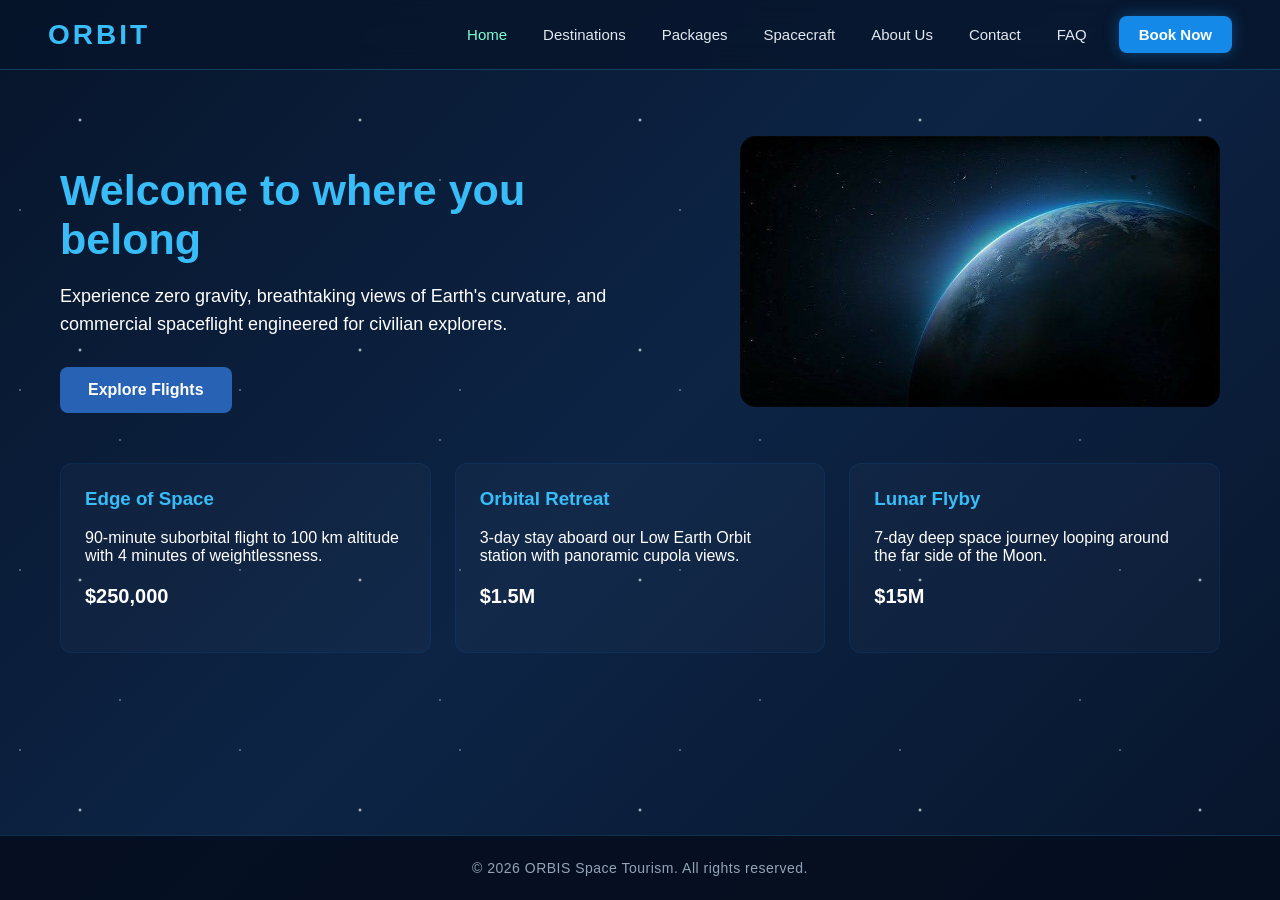
<file: index.html>
<!DOCTYPE html>
<html>

<head>
    
    <style>




.explore a{
    background-color: #2762b5;
}
.explore a:hover{
    background-color: rgb(29, 115, 190);
}


        </style>

    <title>Orbit-home</title>
    <link rel="stylesheet" href="stylesheet1.css" />
</head>
<body>
    <header>
        <h1>
            ORBIT
        </h1>
        
        <nav>

            <a href="index.html" style="color: aquamarine;">Home</a>
            <a href="destinations.html">Destinations</a>
            <a href="packages.html">Packages</a>
            <a href="spacecraft.html">Spacecraft</a>
            <a href="About Us.html">About Us</a>
            <a href="contact.html">Contact</a>
            <a href="faq.html">FAQ</a>
            <a href="booking.html">Book Now</a>

        </nav>

    </header>
    <main style="padding: 60px ; color: white;">

  
  <section style="display: flex; justify-content: space-between; align-items: center; gap: 40px; margin-bottom: 50px;">
    
    
    <div style="max-width: 550px;">
      <h1 style="font-size: 43px; color: #38bdf8; margin-bottom: 16px;">
        Welcome to where you belong
      </h1>
      <p style="font-size: 18px; line-height: 1.6; color:white; margin-bottom: 28px;">
        Experience zero gravity, breathtaking views of Earth's curvature, and commercial spaceflight engineered for civilian explorers.
      </p>
    
    <div class="explore">
      <a href="destinations.html"   style=" color: white; padding: 14px 28px; text-decoration: none; border-radius: 8px; font-weight: bold; display: inline-block;">
        Explore Flights
      </a>
      </div>
    
    </div>

    
    <img src="pic\Earth.jpg" alt="Earth from space" style="width: 480px; max-width: 100%; border-radius: 16px; ">
  
  </section>

  
  <section id="packages" style="display: flex; gap: 24px; justify-content: space-between;">
    
    <div style="background: rgba(113, 143, 166, 0.05); padding: 24px; border-radius: 12px; flex: 1; border: 1px solid rgba(7, 128, 234, 0.1);">
      <h3 style="color: #38bdf8; margin-top: 0;">Edge of Space</h3>
      <p style="color: white;">90-minute suborbital flight to 100 km altitude with 4 minutes of weightlessness.</p>
      <p style="font-weight: bold; font-size: 20px;">$250,000</p>
    </div>

    <div style="background: rgba(113, 143, 166, 0.05); padding: 24px; border-radius: 12px; flex: 1; border: 1px solid rgba(7, 128, 234, 0.1);">
      <h3 style="color: #38bdf8; margin-top: 0;">Orbital Retreat</h3>
      <p style="color: white;">3-day stay aboard our Low Earth Orbit station with panoramic cupola views.</p>
      <p style="font-weight: bold; font-size: 20px;">$1.5M</p>
    </div>

    <div style="background: rgba(113, 143, 166, 0.05); padding: 24px; border-radius: 12px; flex: 1; border: 1px solid rgba(7, 128, 234, 0.1);">
      <h3 style="color: #38bdf8; margin-top: 0;">Lunar Flyby</h3>
      <p style="color: white;">7-day deep space journey looping around the far side of the Moon.</p>
      <p style="font-weight: bold; font-size: 20px;">$15M</p>
    </div>

  </section>

</main>

    <footer>
        <p>&copy; 2026 ORBIS Space Tourism. All rights reserved.</p>


    </footer>
</body>
</html>
</file>
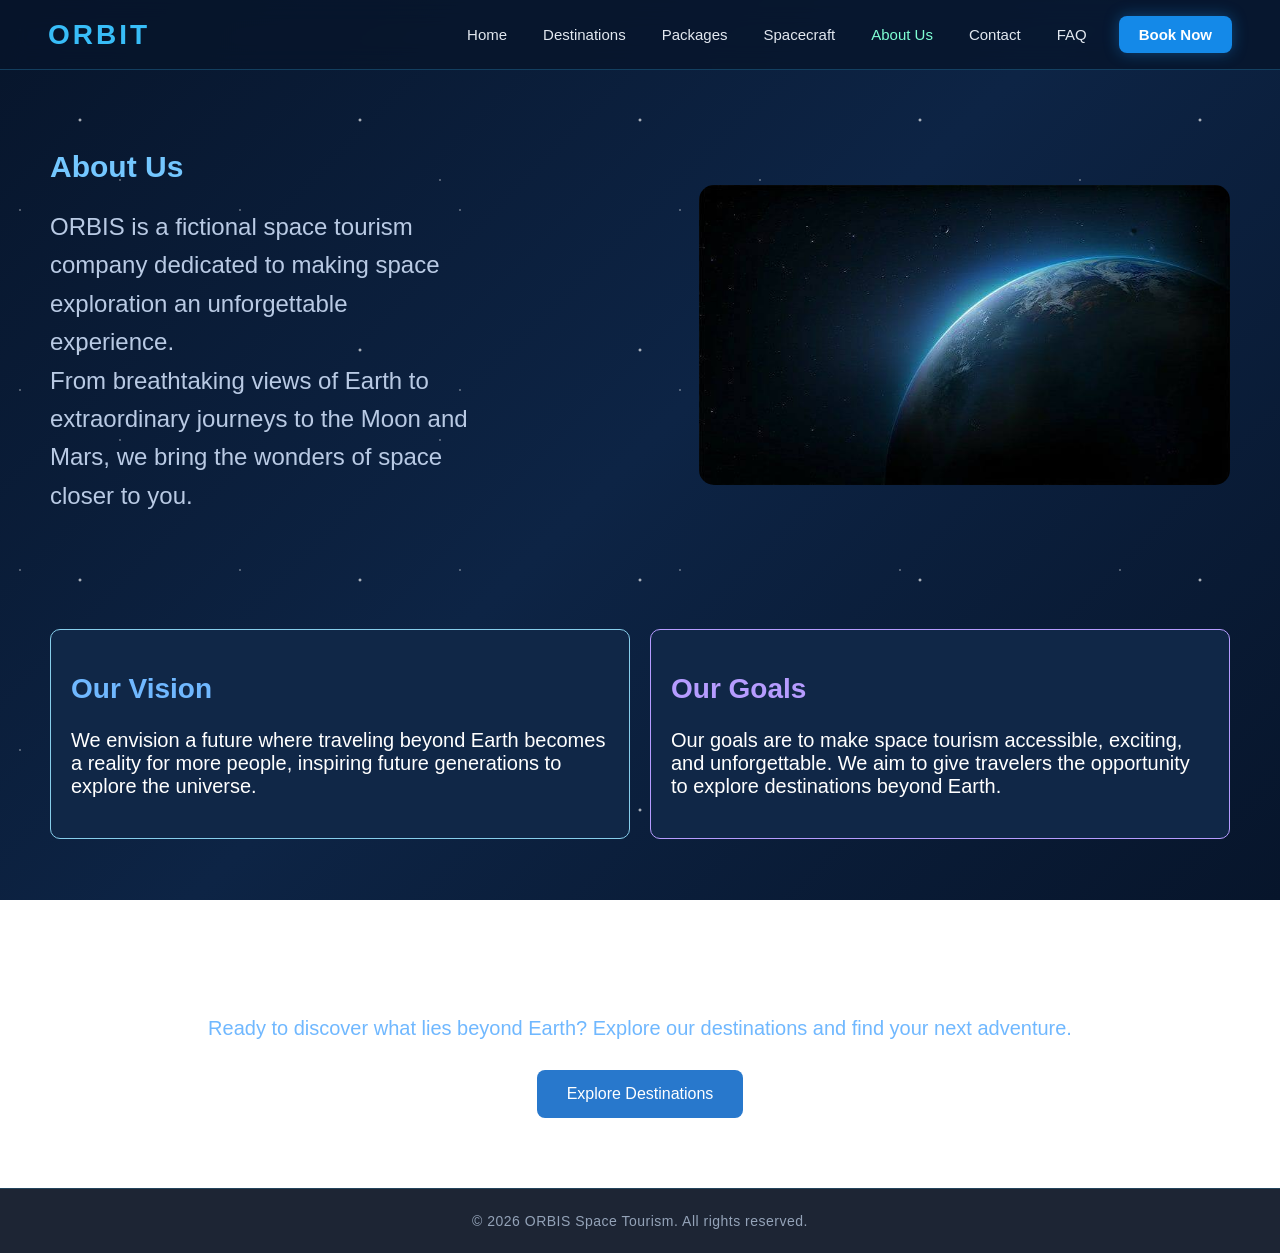
<file: About Us.html>
﻿<!DOCTYPE html>
<html>
<head>
    <meta charset="UTF-8">
    <title>About us</title>
    <link rel="stylesheet" href="stylesheet1.css" />
    <style>

        .about {
            display: flex;
            align-items: center;
            padding: 60px 50px;
            gap: 230px;
            font-size: 20px;
        }

            .about h1 {
                font-size: 30px;
                color: #74C7FF;
            }

            .about p {
                font-size: 24px;
                color: #B9CAE4;
                line-height: 1.6;
            }

            .about img {
                
                width: 45%;
                border-radius: 15px;
            }

        .goals {
            display: flex;
            margin: 30px 50px;
            gap: 20px;
        }
        
        .card {
            flex: 1;
            background-color: #102747;
            padding: 20px;
            border-radius: 10px;
            border: 1px solid #70b8ff;
            transition: 0.3s;
        }

            .card:hover {
                transform: translateY(-5px);
            }

            .card h2 {
                color: #70b8ff;
                font-size: 28px;
            }

            .card p {
                font-size: 20px;
            }

        .exp h2 {
            font-size: 28px;
        }

        .exp p {
            margin-bottom: 30px;
            color: #70b8ff;
            font-size: 20px;
        }

        .exp {
            text-align: center;
            padding: 70px 20px;
        }

            .exp a {
                display: inline-block;
                border-radius: 8px;
                padding: 15px 30px;
                background-color: #2878cc;
                color: white;
                text-decoration: none;
            }

                .exp a:hover {
                    background-color: #70b8ff;
                }
    </style>
</head>
<body>

    <header>
        <h1>            ORBIT
</h1>

        <nav>

            <a href="index.html">Home</a>
            <a href="destinations.html">Destinations</a>
            <a href="packages.html">Packages</a>
            <a href="spacecraft.html">Spacecraft</a>
            <a href="About Us.html" style="color: aquamarine" >About Us</a>
            <a href="contact.html">Contact</a>
            <a href="faq.html">FAQ</a>
            <a href="booking.html">Book Now</a>

        </nav>

    </header>
    <main>
        <div class="about">
            <div>
                <h1>About Us</h1>
                <p style="color: #B9CAE4; font-size: 24px;">
                    ORBIS is a fictional space tourism company
                    dedicated to making space exploration
                    an unforgettable experience.
                    <br />
                    From breathtaking views of Earth to
                    extraordinary journeys to the Moon and Mars,
                    we bring the wonders of space closer to you.
                </p>
            </div>

            <img src="pic/Earth.jpg" alt="Earth viewed from space">

        </div>

        <div class="goals">
            <div class="card" style="border-color: skyblue;">
                <h2 style="font-size: 28px;">Our Vision</h2>
                <p style="font-size: 20px;">
                    We envision a future where traveling beyond Earth
                    becomes a reality for more people, inspiring
                    future generations to explore the universe.
                </p>
            </div>


            <div class="card" style="border-color: #B69CFF;">
                <h2 style="color: #B69CFF;">Our Goals</h2>
                <p>
                    Our goals are to make space tourism
                    accessible, exciting, and unforgettable.
                    We aim to give travelers the opportunity
                    to explore destinations beyond Earth.
                </p>






            </div>



        </div>
        <div class="exp">
            <h2>Your Journey Starts Here</h2>
            <p>
                Ready to discover what lies beyond Earth?
                Explore our destinations and find your
                next adventure.
            </p>
            <a href="destinations.html">
                Explore Destinations
            </a>




        </div>

    </main>
    <footer>
        <p>&copy; 2026 ORBIS Space Tourism. All rights reserved.</p>
    </footer>
</body>
</html>
</file>
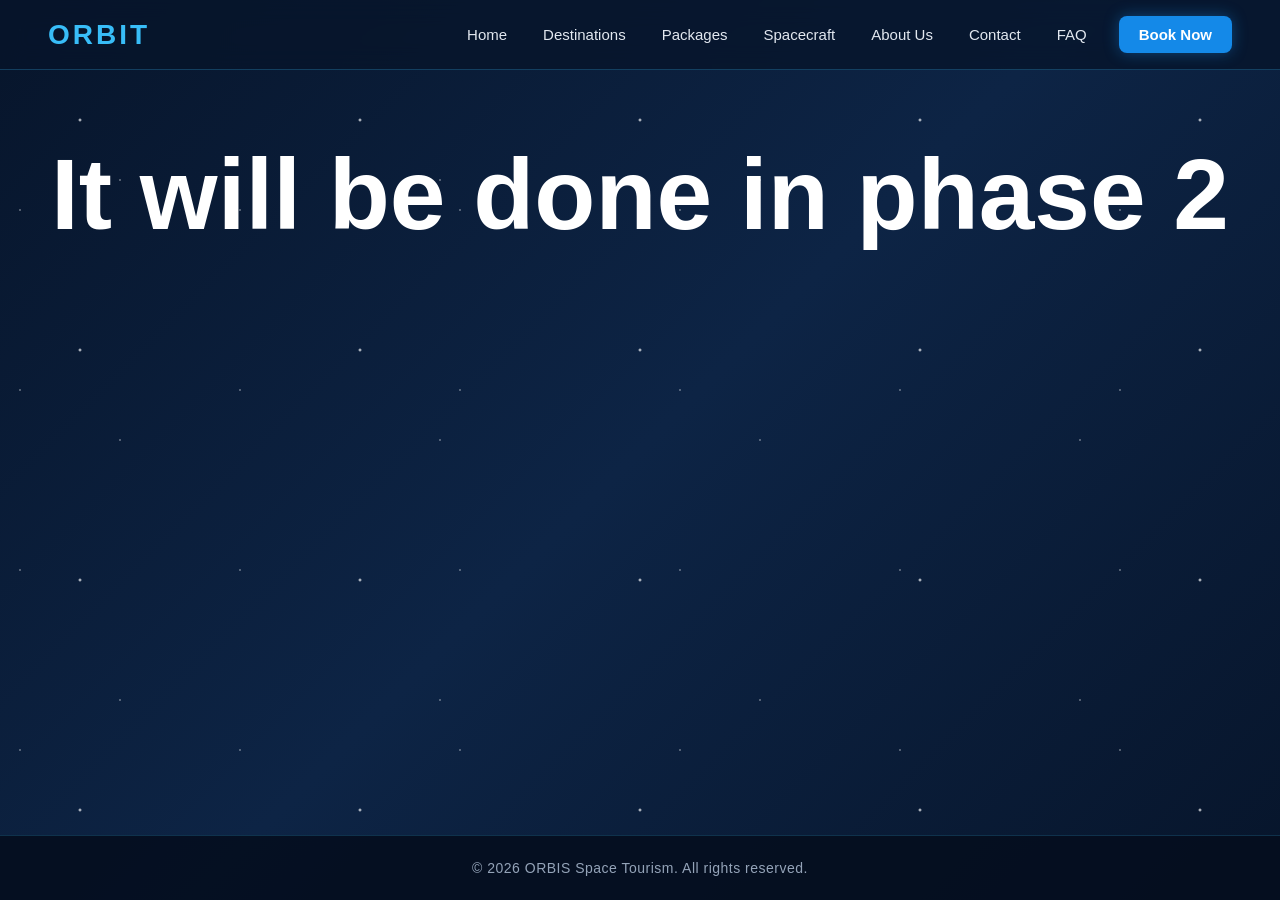
<file: booking.html>
<!DOCTYPE html>
<html>

<head>

    <title>Orbid-booking</title>
    <link rel="stylesheet" href="stylesheet1.css" />
</head>
<body>
    <header>
        <h1>
            ORBIT
        </h1>
        <nav>

            <a href="index.html">Home</a>
            <a href="destinations.html">Destinations</a>
            <a href="packages.html">Packages</a>
            <a href="spacecraft.html">Spacecraft</a>
            <a href="About Us.html">About Us</a>
            <a href="contact.html">Contact</a>
            <a href="faq.html">FAQ</a>
            <a href="booking.html">Book Now</a>

        </nav>

    </header>
    <main> 
        <h1 style="color:white;text-align: center;font-size: 100px;">
         It will be done in phase 2</h1>
        </main>

    <footer>
        <p>&copy; 2026 ORBIS Space Tourism. All rights reserved.</p>


    </footer>
</body>
</html>
</file>
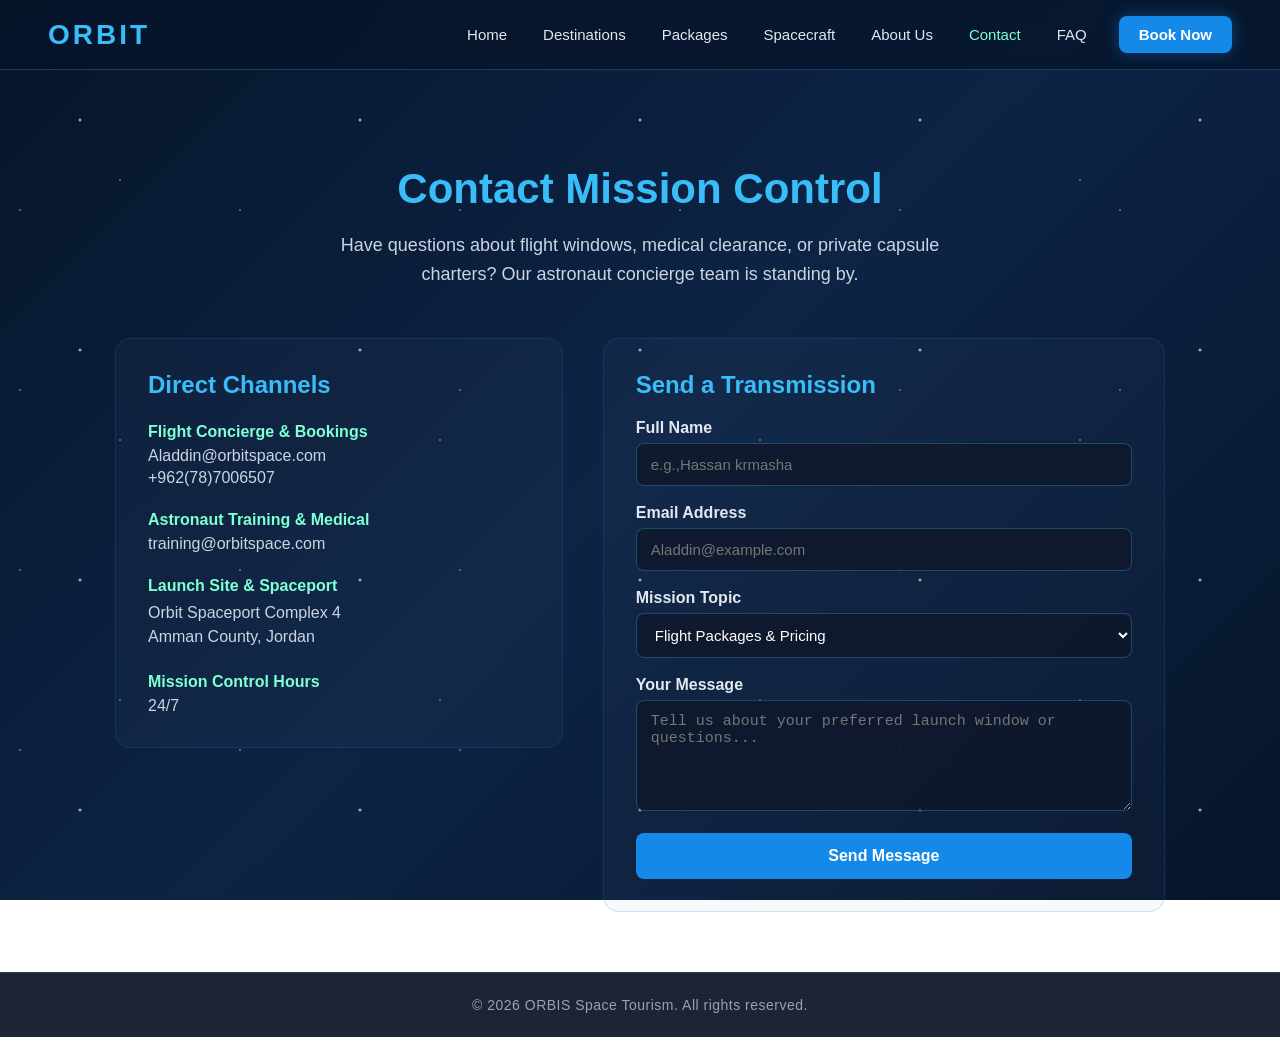
<file: contact.html>
<!DOCTYPE html>
<html>

<head>
    <style>
  .contact-input {
    width: 100%;
    padding: 12px 14px;
    margin-top: 6px;
    margin-bottom: 18px;
    border-radius: 8px;
    border: 1px solid rgba(56, 189, 248, 0.3);
    background-color: rgba(15, 23, 42, 0.8);
    color: white;
    font-size: 15px;
    box-sizing: border-box;
  }

  .contact-input:focus {
    outline: none;
    border-color: aquamarine;
  }

  .submit-b {
    background-color: #1489e8;
    color: white;
    padding: 14px 28px;
    border: none;
    border-radius: 8px;
    font-size: 16px;
    font-weight: bold;
    cursor: pointer;
    width: 100%;
    transition: background-color 0.3s ;
  }

  .submit-b:hover {
    background-color: aquamarine;
   
  }
</style>

    <title>Orbit-Contact</title>
    <link rel="stylesheet" href="stylesheet1.css" />
</head>
<body>
    <header>
        <h1>
                        ORBIT

        </h1>
        <nav>

            <a href="index.html">Home</a>
            <a href="destinations.html">Destinations</a>
            <a href="packages.html">Packages</a>
            <a href="spacecraft.html">Spacecraft</a>
            <a href="About Us.html">About Us</a>
            <a href="contact.html" style="color: aquamarine">Contact</a>
            <a href="faq.html">FAQ</a>
            <a href="booking.html">Book Now</a>

        </nav>

    </header>
    <main style="padding: 60px; color: white;">

  
  <section style="text-align: center; max-width: 650px; margin: 0 auto 50px auto;">
    <h1 style="font-size: 42px; color: #38bdf8; margin-bottom: 12px;">Contact Mission Control</h1>
    <p style="font-size: 18px; color: #cbd5e1; line-height: 1.6;">
      Have questions about flight windows, medical clearance, or private capsule charters? Our astronaut concierge team is standing by.
    </p>
  </section>

  
  <section style="display: flex; justify-content: space-between; align-items: flex-start; gap: 40px; max-width: 1050px; margin: 0 auto;">

   
    <div style="flex: 1; background: rgba(113, 143, 166, 0.05); padding: 32px; border-radius: 16px; border: 1px solid rgba(7, 128, 234, 0.2);">
      <h2 style="color: #38bdf8; margin-top: 0; margin-bottom: 24px;">Direct Channels</h2>

      <div style="margin-bottom: 24px;">
        <h4 style="color: aquamarine; margin: 0 0 6px 0;">Flight Concierge & Bookings</h4>
        <p style="margin: 0; color: #cbd5e1;">Aladdin@orbitspace.com</p>
        <p style="margin: 4px 0 0 0; color: #cbd5e1;">+962(78)7006507</p>
      </div>

      <div style="margin-bottom: 24px;">
        <h4 style="color: aquamarine; margin: 0 0 6px 0;">Astronaut Training & Medical</h4>
        <p style="margin: 0; color: #cbd5e1;">training@orbitspace.com</p>
      </div>

      <div style="margin-bottom: 24px;">
        <h4 style="color: aquamarine; margin: 0 0 6px 0;">Launch Site & Spaceport</h4>
        <p style="margin: 0; color: #cbd5e1; line-height: 1.5;">
          Orbit Spaceport Complex 4<br>
          Amman County, Jordan
        </p>
      </div>

      <div>
        <h4 style="color: aquamarine; margin: 0 0 6px 0;">Mission Control Hours</h4>
        <p style="margin: 0; color: #cbd5e1;">24/7</p>
      </div>
    </div>

    
    <div style="flex: 1.3; background: rgba(113, 143, 166, 0.05); padding: 32px; border-radius: 16px; border: 1px solid rgba(7, 128, 234, 0.2);">
      <h2 style="color: #38bdf8; margin-top: 0; margin-bottom: 20px;">Send a Transmission</h2>

      <form action="#" method="post">
        <label for="name" style="font-weight: bold; color: #e2e8f0;">Full Name</label>
        <input type="text" id="name" name="name" placeholder="e.g.,Hassan krmasha" required class="contact-input">

        <label for="email" style="font-weight: bold; color: #e2e8f0;">Email Address</label>
        <input type="email" id="email" name="email" placeholder="Aladdin@example.com" required class="contact-input">

        <label for="topic" style="font-weight: bold; color: #e2e8f0;">Mission Topic</label>
        <select id="topic" name="topic" class="contact-input">
          <option value="booking">Flight Packages & Pricing</option>
          <option value="medical">Medical & Training Requirements</option>
          <option value="private">Private Full-Capsule Charter</option>
          <option value="media">Media & Press Inquiry</option>
        </select>

        <label for="message" style="font-weight: bold; color: #e2e8f0;">Your Message</label>
        <textarea id="message" name="message" rows="5" placeholder="Tell us about your preferred launch window or questions..." required class="contact-input"></textarea>

        <button type="submit" class="submit-b">Send Message</button>
      </form>
    </div>

  </section>

</main>

    <footer>
        <p>&copy; 2026 ORBIS Space Tourism. All rights reserved.</p>


    </footer>
</body>
</html>
</file>
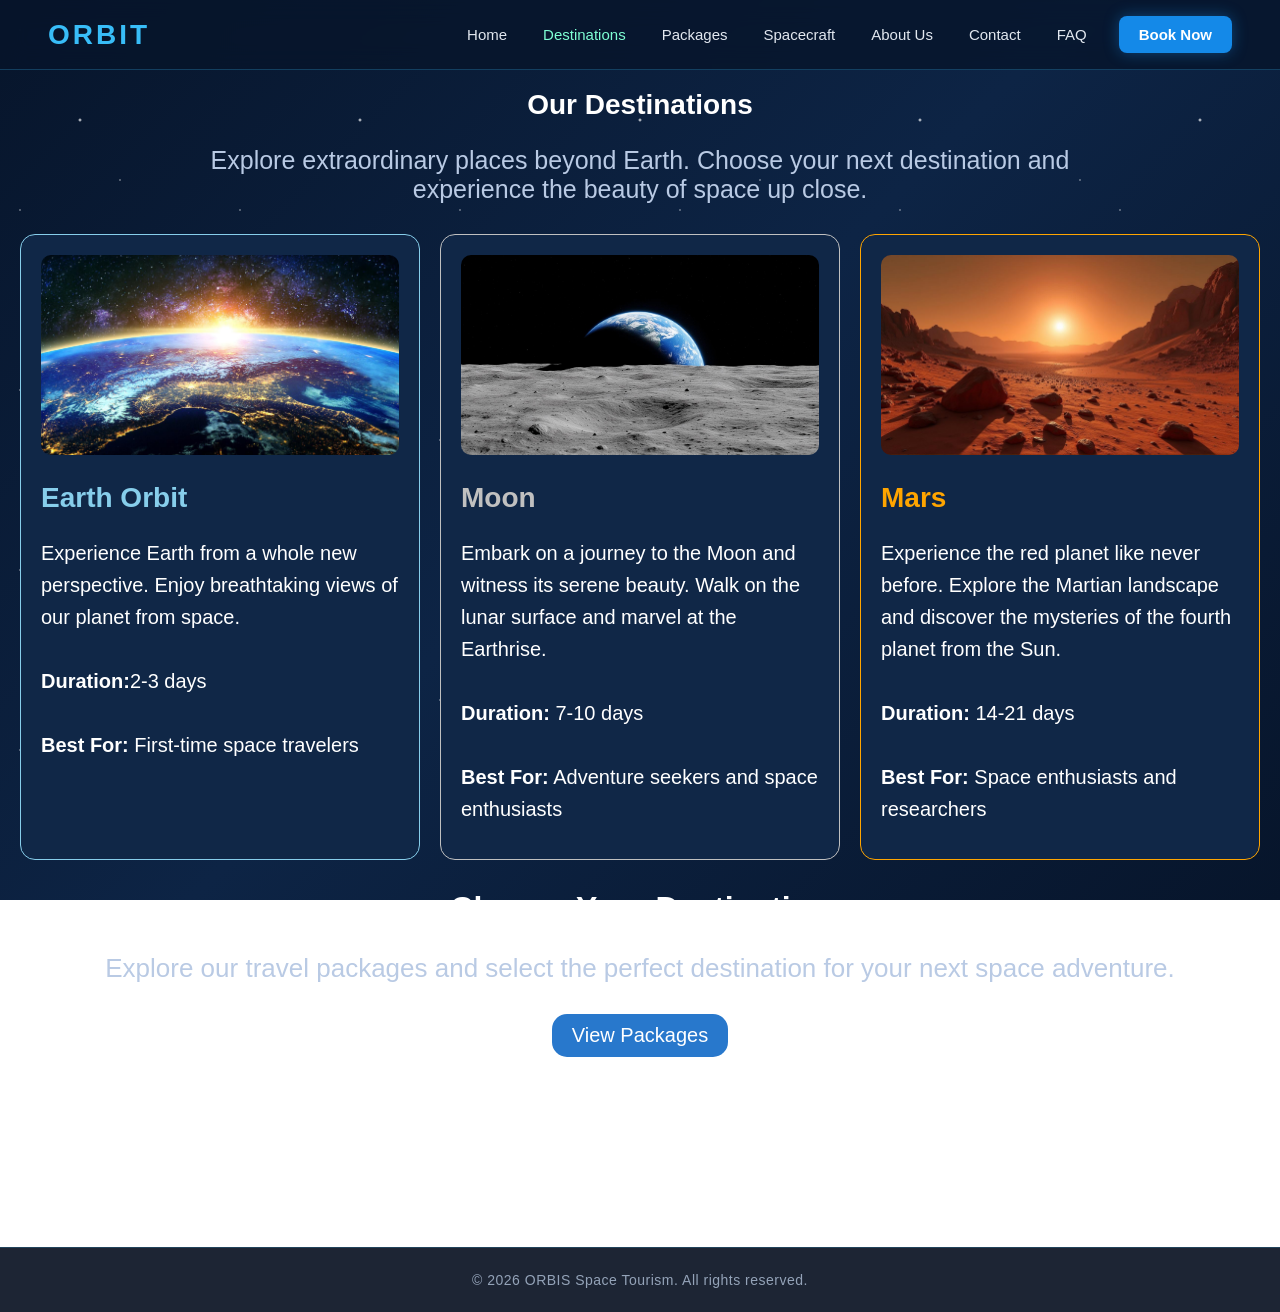
<file: destinations.html>
﻿
<!DOCTYPE html>
<html>

<head>

    <title>Destinations</title>
    <link rel="stylesheet" href="stylesheet1.css" />
    
    <style>
        .head{
            text-align:center;
        }
        .head h1{
            font-size:28px;


        }
        .head p {
            color: #B9CAE4;
            font-size:25px;
        }
        .cards{
            display:flex;
            justify-content:center;
            gap:20px;
            margin:30px 20px;
        }
        .card {
            flex: 1;
            background-color: #102747;
            padding: 20px;
            border-radius: 15px;
            border: 1px solid white;
            transition: 0.3s;
            color: white;
            max-width: 450px;
        }
            .card p {
                font-size: 17px;
                line-height: 1.6;
                margin-bottom: 14px;
            }
            .card:hover {
                transform: translateY(-5px);
                
            }
        .card img{
            width:100%;
            height:200px;
            border-radius:10px;
            object-fit:cover;

        }
       .explor{
           text-align:center;
       }
       .explor h2{
           font-size:28px;
       }
        .explor p {
            margin-bottom: 30px;
            color: #B9CAE4;
            font-size:26px;
        }
        .explor a {
            display: inline-block;
            padding: 10px 20px;
            background-color: #2878cc;
            text-decoration:none;
            border-radius:15px;
            color:white;
            margin-bottom:40px;
            font-size:20px;
        }
        .explor a:hover {
            background-color: #70b8ff;
        }
        footer {
            margin-top: 150px;
        }

    </style>
</head>
<body>
    <header>
        <h1>
                        ORBIT

        </h1>
        <nav>

            <a href="index.html">Home</a>
            <a href="destinations.html" style="color: aquamarine">Destinations</a>
            <a href="packages.html">Packages</a>
            <a href="spacecraft.html">Spacecraft</a>
            <a href="About Us.html">About Us</a>
            <a href="contact.html">Contact</a>
            <a href="faq.html">FAQ</a>
            <a href="booking.html">Book Now</a>

        </nav>

    </header>
    <main>
        <div class="head">
            <h1>Our Destinations</h1>
            <p>Explore extraordinary places beyond Earth. Choose your next destination and <br />experience the beauty of space up close.</p>

        </div>
        <div class="cards">
            <div class="card" style="border-color:skyblue;">
                <img src="pic/Earth.du.jpg" alt="Earth destinations" />
                <h2 style="color: skyblue;font-size:28px">Earth Orbit</h2>
                <p style="font-size:20px;">
                    Experience Earth from a whole new perspective. Enjoy breathtaking views of our planet from space.
                    <br />
                    <br />
                    <strong>Duration:</strong>2-3 days
                    <br />
                    <br />
                    <strong>Best For:</strong> First-time space travelers
                </p>

            </div>
            <div class="card" style="border-color:silver">
                <img src="pic/Moon.du.jpg" alt="Moon" />
                <h2 style="color: silver;font-size:28px">Moon</h2>
                <p style="font-size:20px;">
                    Embark on a journey to the Moon and witness its serene beauty. Walk on the lunar surface and marvel at the Earthrise.
                    <br />
                    <br />
                    <strong>Duration:</strong> 7-10 days
                    <br />
                    <br />
                    <strong>Best For:</strong> Adventure seekers and space enthusiasts
                </p>
            </div>
            <div class="card" style="border-color:orange">
                <img src="pic/Mars.du.jpg" alt="Mars" />
                <h2 style="color: orange;font-size:28px">Mars</h2>
                <p style="font-size:20px;">
                    Experience the red planet like never before. Explore the Martian landscape and discover the mysteries of the fourth planet from the Sun.
                    <br />
                    <br />
                    <strong>Duration:</strong> 14-21 days
                    <br />
                    <br />
                    <strong>Best For:</strong> Space enthusiasts and researchers
                </p>


            </div>
        </div>
        <div class="explor">
            <h1>Choose Your Destination</h1>
            <p>Explore our travel packages and select the perfect destination for your next space adventure.</p>
            <a href="packages.html">View Packages</a>

        </div>
       



    </main>






    <footer>
        <p>&copy; 2026 ORBIS Space Tourism. All rights reserved.</p>


    </footer>
</body>
</html>
</file>
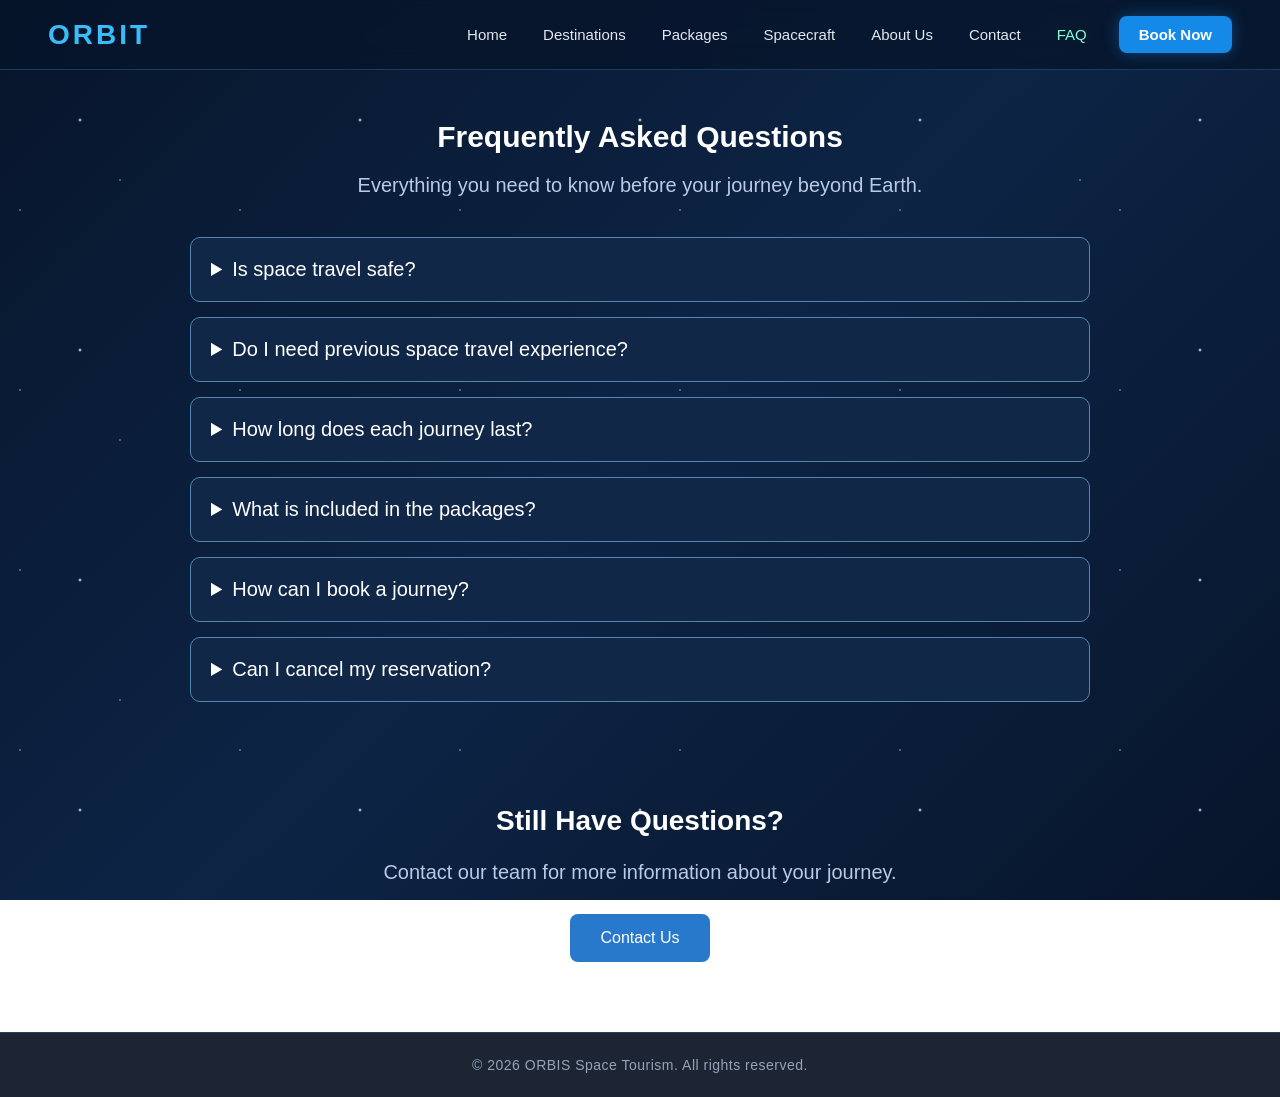
<file: faq.html>
﻿
<!DOCTYPE html>
<html>
<head>
    <meta charset="UTF-8">
    <title>FAQ - ORBIS</title>
    <link rel="stylesheet" href="stylesheet1.css" />

    <style>
        .faq-head {
            text-align: center;
            margin: 50px 20px 30px;
        }

            .faq-head h1 {
                font-size: 30px;
                color: white;
            }

            .faq-head p {
                font-size: 20px;
                color: #B9CAE4;
            }

        .faq {
            max-width: 900px;
            margin: 40px auto;
            padding: 0 20px;
        }

            .faq details {
                background-color: #102747;
                border: 1px solid #5386AE;
                border-radius: 10px;
                padding: 20px;
                margin-bottom: 15px;
            }

            .faq summary {
                color: white;
                font-size: 20px;
                cursor: pointer;
            }

            .faq details[open] {
                border-color: #74C7FF;
            }

            .faq p {
                color: #B9CAE4;
                font-size: 18px;
                line-height: 1.6;
            }

        .contact-section {
            text-align: center;
            padding: 40px 20px 70px;
        }

            .contact-section h2 {
                font-size: 28px;
                color: white;
            }

            .contact-section p {
                font-size: 20px;
                color: #B9CAE4;
                margin-bottom: 30px;
            }

            .contact-section a {
                display: inline-block;
                background-color: #2878CC;
                color: white;
                padding: 15px 30px;
                border-radius: 8px;
                text-decoration: none;
            }

                .contact-section a:hover {
                    background-color: #70B8FF;
                }
    </style>
</head>

<body>
    <header>
        <h1>            ORBIT
</h1>

        <nav>
            <a href="index.html">Home</a>
            <a href="destinations.html">Destinations</a>
            <a href="packages.html">Packages</a>
            <a href="spacecraft.html">Spacecraft</a>
            <a href="About Us.html">About Us</a>
            <a href="contact.html">Contact</a>
            <a href="faq.html" style="color: aquamarine;">FAQ</a>
            <a href="booking.html">Book Now</a>
        </nav>
    </header>

    <main>
        <div class="faq-head">
            <h1>Frequently Asked Questions</h1>
            <p>
                Everything you need to know before your
                journey beyond Earth.
            </p>
        </div>

        <div class="faq">

            <details>
                <summary>Is space travel safe?</summary>
                <p>
                    Safety is our priority. Every journey
                    includes professional training, essential
                    safety equipment, and an experienced crew.
                </p>
            </details>

            <details>
                <summary>Do I need previous space travel experience?</summary>
                <p>
                    No previous experience is required.
                    All passengers receive training
                    before departure.
                </p>
            </details>

            <details>
                <summary>How long does each journey last?</summary>
                <p>
                    The Explorer package lasts 3 hours,
                    Voyager lasts 5 days, and Pioneer
                    is an extended mission.
                </p>
            </details>

            <details>
                <summary>What is included in the packages?</summary>
                <p>
                    Every package includes safety training,
                    space travel equipment, and professional
                    crew support. Additional features depend
                    on your selected package.
                </p>
            </details>

            <details>
                <summary>How can I book a journey?</summary>
                <p>
                    Visit our Book Now page, select your
                    preferred package, and complete
                    the reservation form.
                </p>
            </details>

            <details>
                <summary>Can I cancel my reservation?</summary>
                <p>
                    You can contact our team to request
                    a cancellation. Cancellation conditions
                    depend on the selected package.
                </p>
            </details>

        </div>

        <div class="contact-section">
            <h2>Still Have Questions?</h2>
            <p>
                Contact our team for more information
                about your journey.
            </p>

            <a href="contact.html">Contact Us</a>
        </div>
    </main>

    <footer>
        <p>&copy; 2026 ORBIS Space Tourism. All rights reserved.</p>
    </footer>
</body>
</html>
</file>
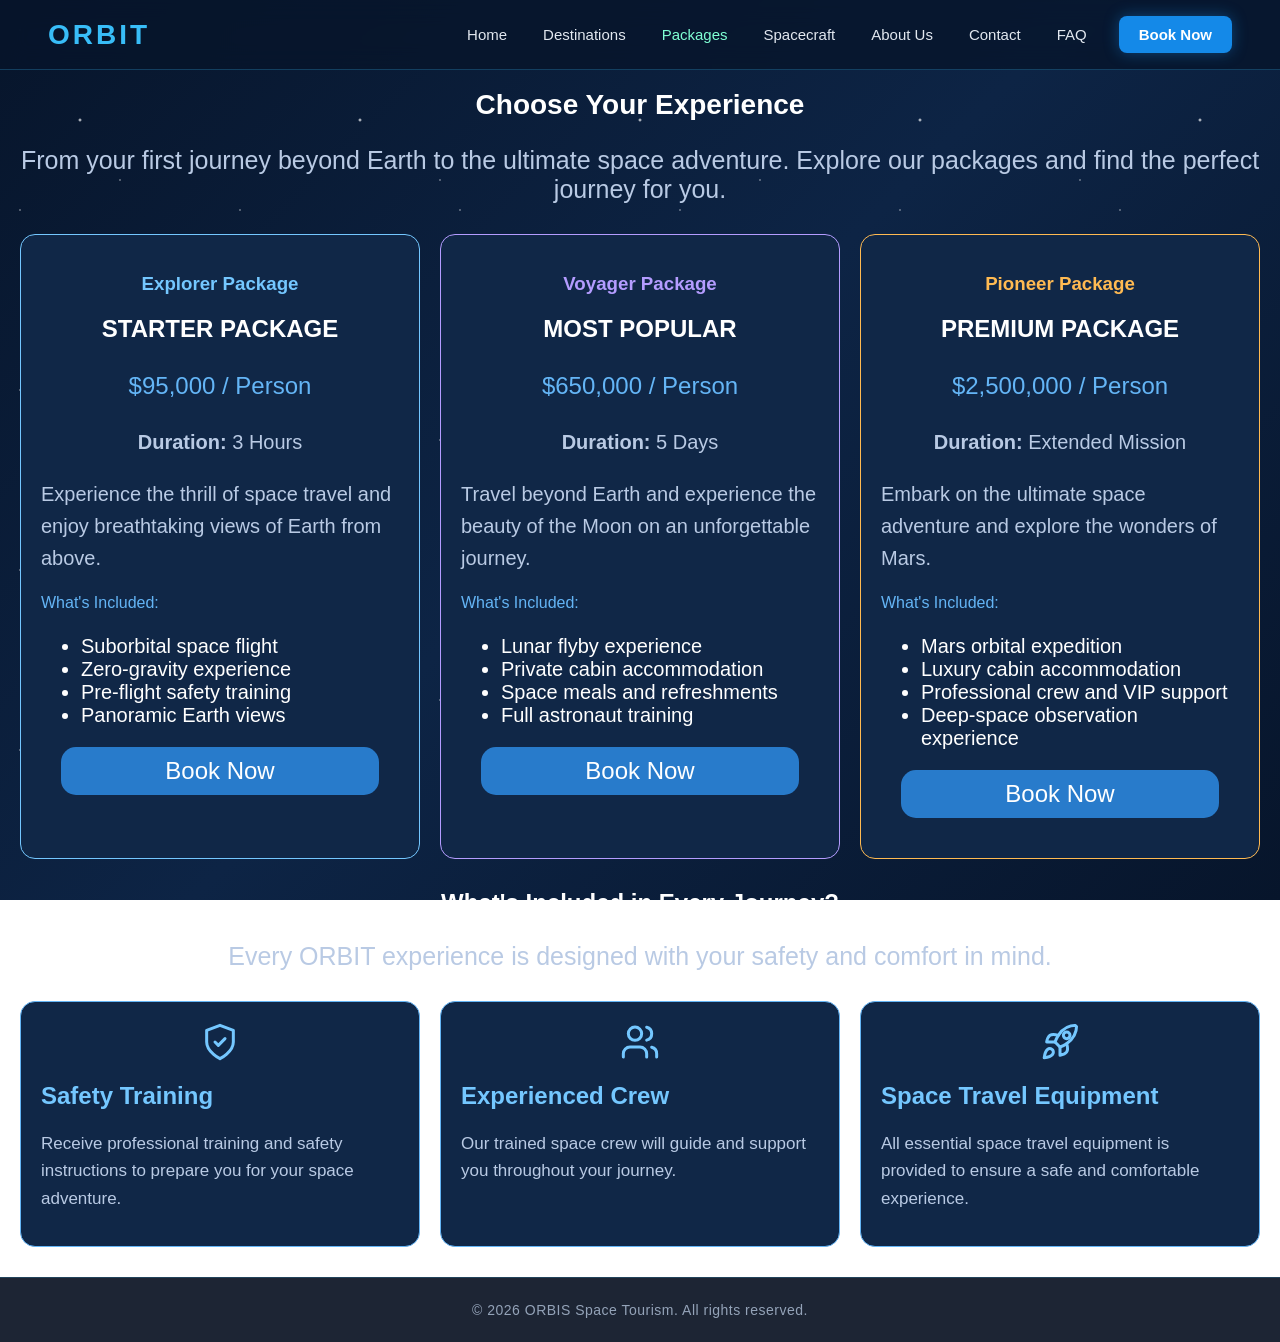
<file: packages.html>
﻿<!DOCTYPE html>
<html>

<head>

    <title></title>
    <link rel="stylesheet" href="stylesheet1.css" />
    <style>
        .info {
            text-align: center;
        }

            .info h1 {
                font-size: 28px;
            }

            .info p {
                color: #B9CAE4;
                font-size: 25px;
            }
        .cards {
            display: flex;
            justify-content: center;
            gap: 20px;
            margin: 30px 20px;
        }
        .card {
            flex: 1;
            background-color: #102747;
            padding: 20px;
            border-radius: 15px;
            border: 1px solid white;
            transition: 0.3s;
            color: white;
            max-width: 450px;
        }

            .card p {
                font-size: 17px;
                line-height: 1.6;
                margin-bottom: 14px;
            }


            .card img {
                width: 100%;
                height: 200px;
                border-radius: 10px;
                object-fit: cover;
            }
            .card a {
                display: block;
                padding: 10px 20px;
                background-color: #287BCB;
                text-decoration: none;
                border-radius: 15px;
                color: white;
                margin: 20px;
                font-size: 20px;
                text-align: center;
            }
            .card a:hover {
                background-color: #70b8ff;
            }
       
        


            </style>

        </head>
        <body>
        <header>
        <h1>
                    ORBIT

        </h1>
        <nav>

        <a href="index.html" > Home</a >
        <a href="destinations.html" > Destinations</a >
        <a href="packages.html"style="color: aquamarine " > Packages</a >
        <a href="spacecraft.html" > Spacecraft</a >
        <a href="About Us.html" > About Us</a >
        <a href="contact.html" > Contact</a >
        <a href="faq.html" > FAQ</a >
        <a href="booking.html" > Book Now</a >

        </nav>

        </header>
        <main>
            <div class="info">
                <h1> Choose Your Experience</h1>
                <p> From your first journey beyond Earth to the ultimate space adventure. Explore our packages and find the perfect journey for you.</p>
            </div>
            <div class="cards">
                <div class="card" style="border-color: #74C7FF">
                    <h3 style="text-align: center; color: #74C7FF; ">Explorer Package</h3>
                    <h2 style="text-align:center">STARTER PACKAGE</h2>
                    <p style="font-size: 24px; color: #64B5F6;text-align: center">$95,000 / Person</p>
                    <p style="font-size: 20px; color: #B9CAE4;text-align: center "><strong>Duration: </strong>3 Hours</p>
                    <p style="font-size:20px; color: #B9CAE4 ">Experience the thrill of space travel and enjoy breathtaking views of Earth from above.</p>
                    <p style="font-size:16px; color: #64B5F6">What's Included:</p>
                    <ul style="font-size:20px">
                        <li>
                            Suborbital space flight
                        </li>
                        <li>Zero-gravity experience</li>
                        <li>Pre-flight safety training</li>
                        <li>Panoramic Earth views</li>

                    </ul>

                    <a href="booking.html" style="font-size:24px">Book Now</a>
                </div>
                <div class="card" style="border-color: #B49CFF">
                    <h3 style="text-align: center; color: #B49CFF; ">Voyager Package</h3>
                    <h2 style="text-align:center">MOST POPULAR</h2>
                    <p style="font-size: 24px; color: #64B5F6;text-align: center">$650,000 / Person</p>
                    <p style="font-size: 20px; color: #B9CAE4;text-align: center "><strong>Duration: </strong>5 Days</p>
                    <p style="font-size:20px; color: #B9CAE4 ">Travel beyond Earth and experience the beauty of the Moon on an unforgettable journey.</p>
                    <p style="font-size:16px; color: #64B5F6">What's Included:</p>
                    <ul style="font-size:20px">
                        <li>
                            Lunar flyby experience
                        </li>
                        <li>Private cabin accommodation</li>
                        <li>Space meals and refreshments</li>
                        <li>Full astronaut training</li>

                    </ul>

                    <a href="booking.html" style="font-size:24px">Book Now</a>
                </div>
                <div class="card" style="border-color: #FFBA52">
                    <h3 style="text-align: center; color: #FFBA52; ">Pioneer Package</h3>
                    <h2 style="text-align:center">PREMIUM PACKAGE</h2>
                    <p style="font-size: 24px; color: #64B5F6;text-align: center">$2,500,000 / Person</p>
                    <p style="font-size: 20px; color: #B9CAE4;text-align: center "><strong>Duration: </strong>Extended Mission</p>
                    <p style="font-size:20px; color: #B9CAE4 ">Embark on the ultimate space adventure and explore the wonders of Mars.</p>
                    <p style="font-size:16px; color: #64B5F6">What's Included:</p>
                    <ul style="font-size:20px">
                        <li>
                            Mars orbital expedition
                        </li>
                        <li>Luxury cabin accommodation</li>
                        <li>Professional crew and VIP support</li>
                        <li>Deep-space observation experience</li>

                    </ul>

                    <a href="booking.html" style="font-size:24px">Book Now</a>
                </div>



            </div>
            <div class="info">
                <h2>What's Included in Every Journey?</h2>
                <p>Every ORBIT experience is designed with your safety and comfort in mind.</p>
            </div>
            <div class="cards">
                <div class="card" style="border-color: #64B5F6">
                    <img src="pic/shield-check.svg"  style=" width: 40px; height: 40px; display: block; margin: 0 auto 15px;">
                    <h2 style="color: #74C7FF">Safety Training</h2>
                    <p style="color: #B9CAE4">Receive professional training and safety instructions to prepare you for your space adventure.</p>

                </div>
                <div class="card" style="border-color: #64B5F6">
                    <img src="pic/users.svg"style=" width: 40px; height: 40px; display: block; margin: 0 auto 15px;" >
                    <h2 style="color: #74C7FF">Experienced Crew</h2>
                    <p style="color: #B9CAE4">Our trained space crew will guide and support you throughout your journey.</p>

                </div>
                <div class="card" style="border-color: #64B5F6">
                    <img src="pic/rocket.svg" style=" width: 40px; height: 40px; display: block; margin: 0 auto 15px;">
                    <h2 style="color: #74C7FF">Space Travel Equipment</h2>
                    <p style="color: #B9CAE4">All essential space travel equipment is provided to ensure a safe and comfortable experience.</p>

                </div>


            </div>



        </main>



        <footer >
        <p > &copy; 2026 ORBIS Space Tourism. All rights reserved.</p >


        </footer >
        </body >
        </html >
</file>
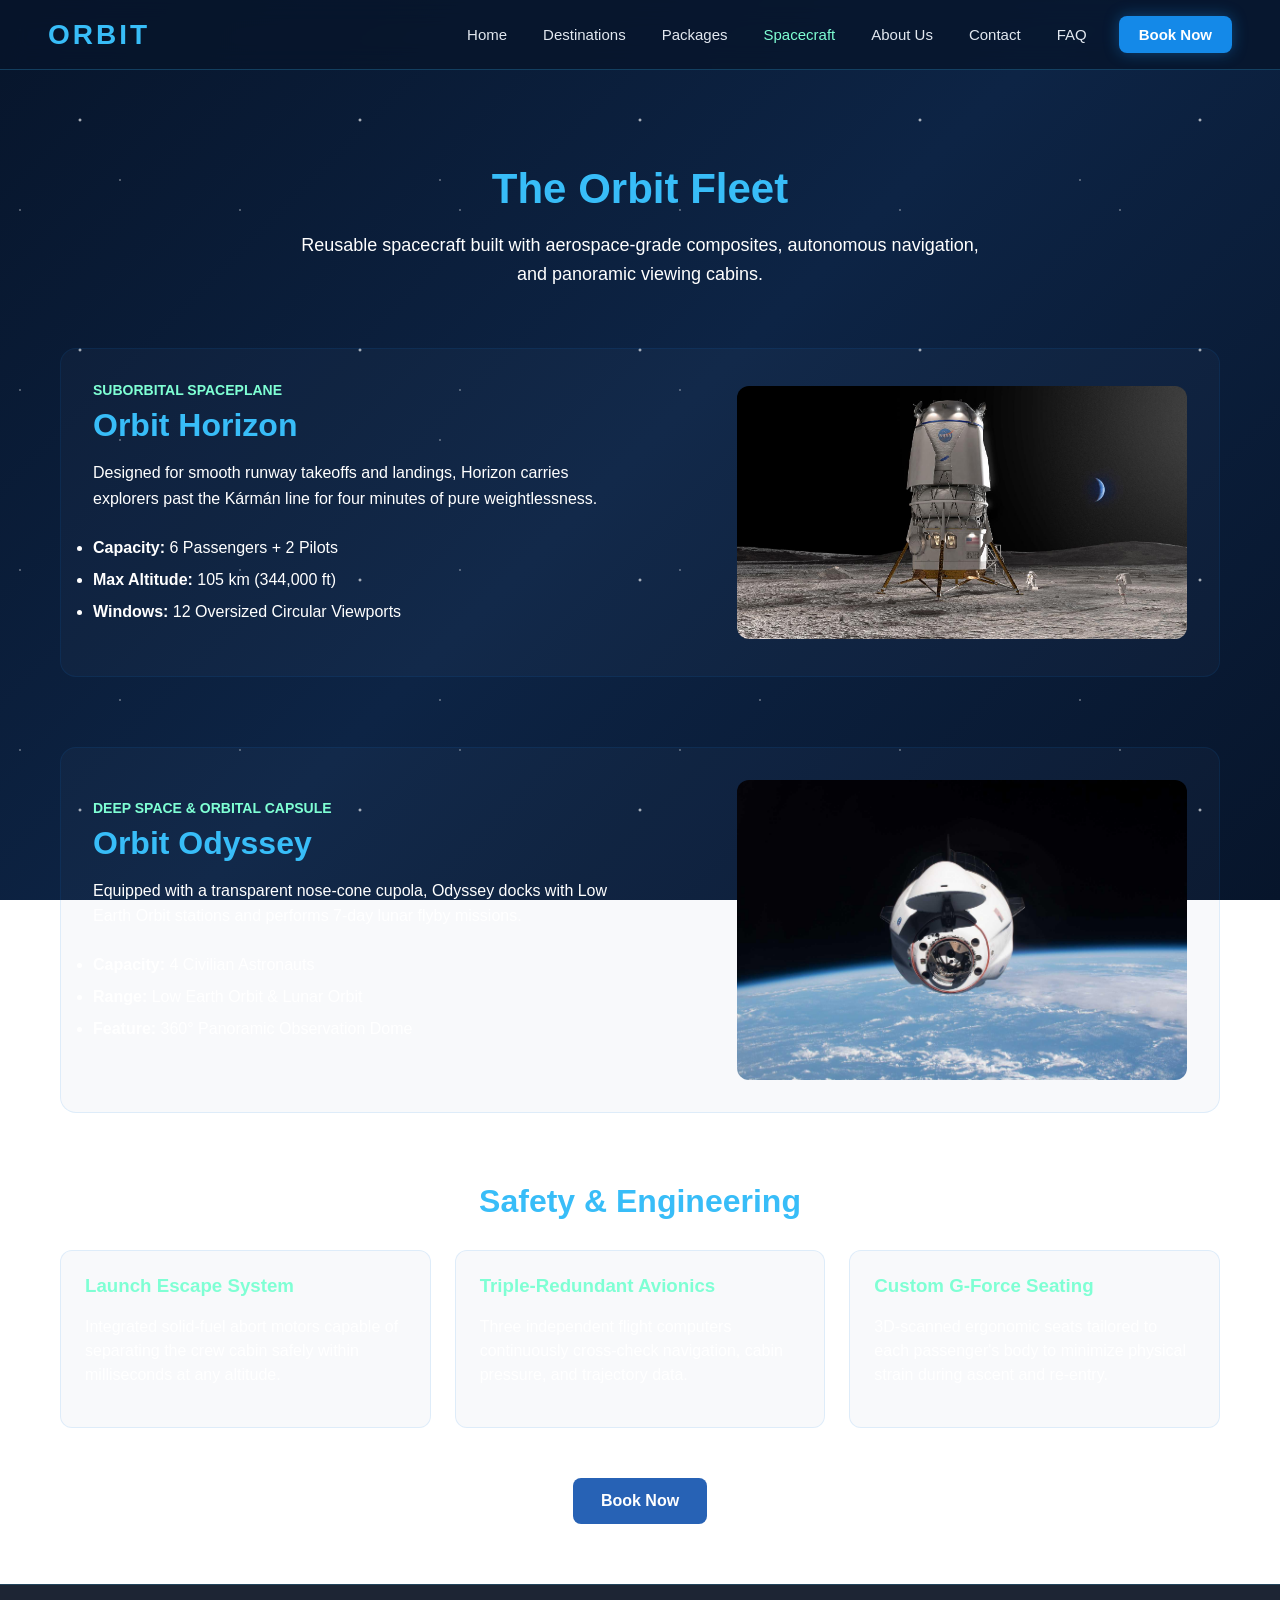
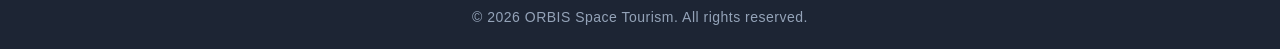
<file: spacecraft.html>
<!DOCTYPE html>
<html>

<head>

    <title>Orbit-spacecraft</title>
    <link rel="stylesheet" href="stylesheet1.css" />
    <style>
        .explore a{
    background-color: #2762b5;
}
.explore a:hover{
    background-color: rgb(29, 115, 190);
}
        </style>
</head>
<body>
    <header>
        <h1>
                        ORBIT

        </h1>
        <nav>

            <a href="index.html">Home</a>
            <a href="destinations.html">Destinations</a>
            <a href="packages.html">Packages</a>
            <a href="spacecraft.html"style="color: aquamarine">Spacecraft</a>
            <a href="About Us.html">About Us</a>
            <a href="contact.html">Contact</a>
            <a href="faq.html">FAQ</a>
            <a href="booking.html">Book Now</a>

        </nav>

    </header>
  <main style="padding: 60px; color: white;">

  
  <section style="text-align: center; max-width: 700px; margin: 0 auto 60px auto;">
    <h1 style="font-size: 42px; color: #38bdf8; margin-bottom: 16px;">The Orbit Fleet</h1>
    <p style="font-size: 18px; line-height: 1.6; color: white;">
      Reusable spacecraft built with aerospace-grade composites, autonomous navigation, and panoramic viewing cabins.
    </p>
  </section>

  
  <section style="display: flex; justify-content: space-between; align-items: center; gap: 40px; margin-bottom: 70px; background: rgba(113, 143, 166, 0.05); padding: 32px; border-radius: 16px; border: 1px solid rgba(7, 128, 234, 0.1);">
    
    <div style="max-width: 520px;">
      <span style="color: aquamarine; font-weight: bold; font-size: 14px; text-transform: uppercase;">Suborbital Spaceplane</span>
      <h2 style="font-size: 32px; color: #38bdf8; margin: 8px 0 16px 0;">Orbit Horizon</h2>
      <p style="line-height: 1.6; color: white; margin-bottom: 20px;">
        Designed for smooth runway takeoffs and landings, Horizon carries explorers past the Kármán line for four minutes of pure weightlessness.
      </p>
      <ul style=" padding: 0; line-height: 2; color: white;">
        <li><strong>Capacity:</strong> 6 Passengers + 2 Pilots</li>
        <li><strong>Max Altitude:</strong> 105 km (344,000 ft)</li>
        <li><strong>Windows:</strong> 12 Oversized Circular Viewports</li>
      </ul>
    </div>
   <img src="pic/Lunar.jpg" alt="Orbit Horizon Spaceplane" style="width: 450px; max-width: 100%; border-radius: 12px;">
  </section>

 
  <section style="display: flex; justify-content: space-between; align-items: center; gap: 40px; margin-bottom: 70px; background: rgba(113, 143, 166, 0.05); padding: 32px; border-radius: 16px; border: 1px solid rgba(7, 128, 234, 0.1);">
    
    <div style="max-width: 520px;">
      <span style="color: aquamarine; font-weight: bold; font-size: 14px; text-transform: uppercase;">Deep Space & Orbital Capsule</span>
      <h2 style="font-size: 32px; color: #38bdf8; margin: 8px 0 16px 0;">Orbit Odyssey</h2>
      <p style="line-height: 1.6; color: white; margin-bottom: 20px;">
        Equipped with a transparent nose-cone cupola, Odyssey docks with Low Earth Orbit stations and performs 7-day lunar flyby missions.
      </p>
      <ul style=" padding: 0; line-height: 2; color: white;">
        <li><strong>Capacity:</strong> 4 Civilian Astronauts</li>
        <li><strong>Range:</strong> Low Earth Orbit & Lunar Orbit</li>
        <li><strong>Feature:</strong> 360° Panoramic Observation Dome</li>
      </ul>
    </div>
    <img src="pic/Earth-exp.jpg" alt="Orbit Odyssey Capsule" style="width: 450px; max-width: 100%; border-radius: 12px;">
  </section>


  <h2 style="text-align: center; color: #38bdf8; font-size: 32px; margin-bottom: 30px;">Safety & Engineering</h2>
  <section style="display: flex; gap: 24px; justify-content: space-between; margin-bottom: 50px;">
    
    <div style="background: rgba(113, 143, 166, 0.05); padding: 24px; border-radius: 12px; flex: 1; border: 1px solid rgba(7, 128, 234, 0.1);">
      <h3 style="color: aquamarine; margin-top: 0;">Launch Escape System</h3>
      <p style="color: white(255, 255, 255, 0.945); line-height: 1.5;">Integrated solid-fuel abort motors capable of separating the crew cabin safely within milliseconds at any altitude.</p>
    </div>

    <div style="background: rgba(113, 143, 166, 0.05); padding: 24px; border-radius: 12px; flex: 1; border: 1px solid rgba(7, 128, 234, 0.1);">
      <h3 style="color: aquamarine; margin-top: 0;">Triple-Redundant Avionics</h3>
      <p style="color: white; line-height: 1.5;">Three independent flight computers continuously cross-check navigation, cabin pressure, and trajectory data.</p>
    </div>

    <div style="background: rgba(113, 143, 166, 0.05); padding: 24px; border-radius: 12px; flex: 1; border: 1px solid rgba(7, 128, 234, 0.1);">
      <h3 style="color: aquamarine; margin-top: 0;">Custom G-Force Seating</h3>
      <p style="color: white; line-height: 1.5;">3D-scanned ergonomic seats tailored to each passenger's body to minimize physical strain during ascent and re-entry.</p>
    </div>

  </section>


  <div class="explore" style="text-align: center;">
    <a href="booking.html" style=" color: white; padding: 14px 28px; text-decoration: none; border-radius: 8px; font-weight: bold; display: inline-block;">Book Now</a>
  </div>

</main>

    <footer>
        <p>&copy; 2026 ORBIS Space Tourism. All rights reserved.</p>


    </footer>
</body>
</html>
</file>
<file: stylesheet1.css>
html, body {
    height: 100%;
    margin: 0;
}

body {
    display: flex;
    flex-direction: column;
    min-height: 100vh;
    color: white;
    font-family: 'Segoe UI', Tahoma, Geneva, Verdana, sans-serif;
    background-image: 
        radial-gradient(1px 1px at 20px 30px, white, transparent),
        radial-gradient(2px 2px at 80px 120px, white, transparent),
        radial-gradient(1px 1px at 120px 180px, white, transparent),
        linear-gradient(135deg, #07152b, #0d2445, #07152b);
    background-size: 220px 180px, 280px 230px, 320px 260px, cover;
    background-attachment: fixed;
}

main {
    flex: 1; 
}


header {
    display: flex;
    align-items: center;
    justify-content: space-between;
    padding: 16px 48px;
    background: rgba(7, 21, 43, 0.78);
    backdrop-filter: blur(12px);
    border-bottom: 1px solid rgba(56, 189, 248, 0.25);
    position: sticky;
    top: 0;
    z-index: 1000;
}

header h1 {
    margin: 0;
    font-size: 28px;
    letter-spacing: 3px;
    color: #38bdf8;
    
}


nav {
    display: flex;
    align-items: center;
    gap: 8px;
}

nav a {
    color: #e2e8f0;
    text-decoration: none;
    padding: 10px 14px;
    font-size: 15px;
    font-weight: 500;
    border-radius: 6px;
    transition: color 0.3s ease, background-color 0.3s ease;
}

nav a:hover {
    color: aquamarine;
    background-color: rgba(56, 189, 248, 0.1);
}


nav a:last-child {
    background-color: #1489e8;
    color: white;
    font-weight: bold;
    padding: 10px 20px;
    margin-left: 10px;
    border-radius: 8px;
    box-shadow: 0 0 15px rgba(20, 137, 232, 0.4);
}

nav a:last-child:hover {
    background-color: aquamarine;
    color: #07152b;
    box-shadow: 0 0 20px rgba(127, 255, 212, 0.6);
}


footer {
    background: rgba(5, 14, 30, 0.9);
    border-top: 1px solid rgba(56, 189, 248, 0.2);
    color: #94a3b8;
    text-align: center;
    padding: 24px 40px;
    font-size: 14px;
    letter-spacing: 0.5px;
}

footer p {
    margin: 0;
}
</file>
